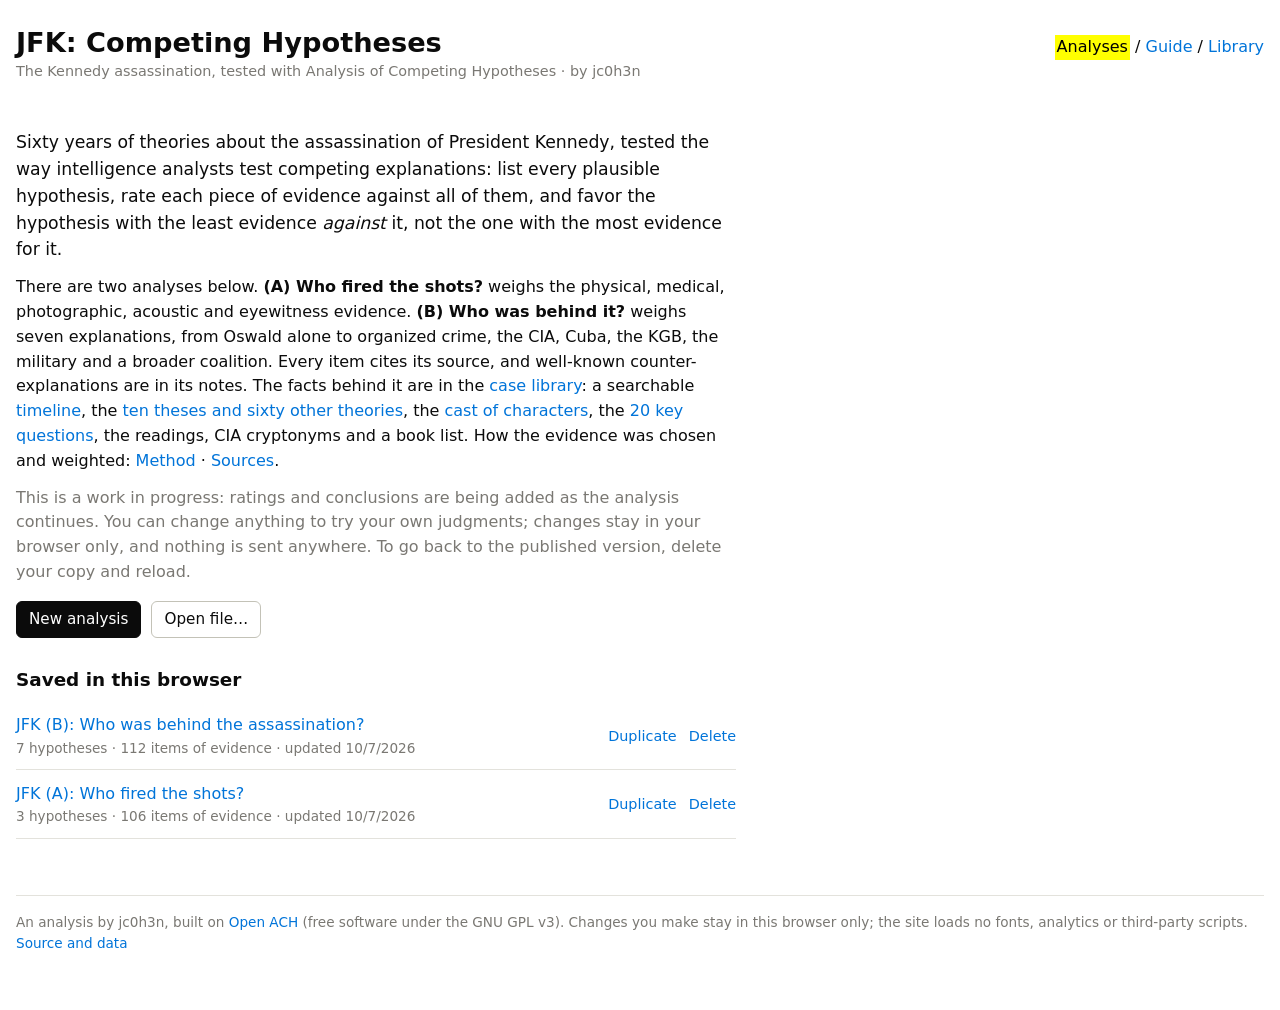
<file: index.html>
<!doctype html>
<html lang="en">
<head>
<meta charset="utf-8">
<meta name="viewport" content="width=device-width, initial-scale=1">
<title>JFK: Competing Hypotheses</title>
<meta name="description" content="An Analysis of Competing Hypotheses on the assassination of President John F. Kennedy: who fired the shots, and who, if anyone, was behind it, with every piece of evidence sourced. By jc0h3n, built on Open ACH.">
<link rel="stylesheet" href="style.css">
</head>
<body>
<div class="wrap">
  <header>
    <div>
      <h1><button class="link home" data-view="analyses">JFK: Competing Hypotheses</button></h1>
      <p class="tagline">The Kennedy assassination, tested with Analysis of Competing Hypotheses · by jc0h3n</p>
    </div>
    <nav id="nav" aria-label="Views"></nav>
  </header>
  <p class="status" id="status" role="status" aria-live="polite"></p>

  <main>
    <!-- Analyses -->
    <section id="view-analyses" class="view col">
      <p class="lede">Sixty years of theories about the assassination of President Kennedy, tested the way intelligence analysts test competing explanations: list every plausible hypothesis, rate each piece of evidence against all of them, and favor the hypothesis with the least evidence <i>against</i> it, not the one with the most evidence for it.</p>
      <p>There are two analyses below. <b>(A) Who fired the shots?</b> weighs the physical, medical, photographic, acoustic and eyewitness evidence. <b>(B) Who was behind it?</b> weighs seven explanations, from Oswald alone to organized crime, the CIA, Cuba, the KGB, the military and a broader coalition. Every item cites its source, and well-known counter-explanations are in its notes. The facts behind it are in the <a href="library.html">case library</a>: a searchable <a href="library.html#timeline">timeline</a>, the <a href="library.html#theories">ten theses and sixty other theories</a>, the <a href="library.html#people">cast of characters</a>, the <a href="library.html#questions">20 key questions</a>, the readings, CIA cryptonyms and a book list. How the evidence was chosen and weighted: <a href="https://github.com/jc0h3n/jfk-hypotheses/blob/main/METHOD.md">Method</a> · <a href="https://github.com/jc0h3n/jfk-hypotheses/blob/main/SOURCES.md">Sources</a>.</p>
      <p class="muted">This is a work in progress: ratings and conclusions are being added as the analysis continues. You can change anything to try your own judgments; changes stay in your browser only, and nothing is sent anywhere. To go back to the published version, delete your copy and reload.</p>
      <div class="actions">
        <button class="btn primary" id="new">New analysis</button>
        <label class="btn" for="open-file">Open file…</label>
        <input type="file" id="open-file" accept=".json,application/json" hidden>
        <button class="btn" id="example" hidden>Load the worked example</button>
      </div>
      <p class="error" id="open-error" hidden></p>
      <h2>Saved in this browser</h2>
      <ul class="saved" id="saved"></ul>
    </section>

    <!-- Matrix -->
    <section id="view-matrix" class="view" hidden>
      <div class="col">
        <label class="sr" for="a-title">Title</label>
        <input id="a-title" class="title-input" placeholder="Name this analysis">
        <label class="field">Key question <textarea id="a-question" rows="2" placeholder="What are you trying to explain or predict?"></textarea></label>
        <label class="field narrow">Analyst <input id="a-analyst" placeholder="Optional"></label>
      </div>
      <details class="checks col" id="checks" open><summary>Next steps</summary><ol id="checks-list"></ol></details>

      <div class="workspace">
        <div class="matrix-col">
          <div class="adders">
            <form id="add-h" class="adder"><label for="h-text">Add a hypothesis</label><div class="row"><input id="h-text" placeholder="e.g. The outage was caused by equipment failure"><button class="btn">Add</button></div></form>
            <form id="add-e" class="adder"><label for="e-text">Add evidence <span class="muted">(one item per line)</span></label><div class="row"><textarea id="e-text" rows="2" placeholder="e.g. Logs show no unusual logins in the 30 days before"></textarea><button class="btn">Add</button></div></form>
          </div>
          <div class="matrix-tools">
            <span class="muted">Order evidence:</span>
            <button class="link" data-order="entered">as entered</button> /
            <button class="link" data-order="diag">most diagnostic first</button>
            <span class="legend" id="legend"></span>
          </div>
          <div class="matrix-wrap" id="matrix"></div>
        </div>
        <aside class="results" id="results" aria-label="Results"></aside>
      </div>
    </section>

    <!-- Report -->
    <section id="view-report" class="view" hidden>
      <div class="col">
        <h2>Conclusion</h2>
        <p class="muted">Say how likely each hypothesis is relative to the others, and why the less likely ones were rejected.</p>
        <textarea id="a-conclusion" rows="6"></textarea>
        <h2>Milestones</h2>
        <p class="muted">Future events or findings that would show your conclusion is wrong, or that events are taking a different course.</p>
        <form id="add-m" class="row"><input id="m-text" aria-label="New milestone" placeholder="e.g. Lab analysis finds external surge damage"><button class="btn">Add</button></form>
        <ul class="milestones" id="milestones"></ul>
        <h2>Export</h2>
        <div class="actions">
          <button class="btn primary" data-export="md">Report (Markdown)</button>
          <button class="btn" data-export="csv">Matrix (CSV)</button>
          <button class="btn" data-export="json">Analysis file (JSON)</button>
        </div>
        <h2>Preview</h2>
      </div>
      <article class="report" id="report"></article>
    </section>

    <!-- Guide -->
    <section id="view-guide" class="view col" hidden>
      <h2>How ACH works</h2>
      <p>Analysis of Competing Hypotheses was developed by Richards J. Heuer Jr. at the CIA in the 1970s to counter a common trap: settling on the first plausible explanation and then noticing mostly the evidence that fits it. ACH makes you consider every reasonable explanation at once, and judge them by the evidence <i>against</i> each one.</p>
      <ol class="steps">
        <li><b>Hypotheses.</b> List every plausible explanation, including ones you think are unlikely and ones involving deception. A group brainstorm works well here.</li>
        <li><b>Evidence.</b> List the evidence and arguments that bear on the question. Include your assumptions, and the absence of things you'd expect to see.</li>
        <li><b>Matrix.</b> Rate each item against every hypothesis by working across a row, not down a column. Ask: if this hypothesis were true, how likely is it I'd see this?</li>
        <li><b>Refine.</b> Reword or combine hypotheses as you learn more. Set aside evidence that's consistent with everything, because it doesn't help you choose.</li>
        <li><b>Tentative conclusions.</b> Look for the hypothesis with the <i>least</i> evidence against it. Try to disprove hypotheses rather than prove them.</li>
        <li><b>Sensitivity.</b> Ask which few items your conclusion depends on. What if they're wrong, misread, or planted? Check their sources.</li>
        <li><b>Report.</b> Discuss the relative likelihood of every hypothesis, not just the winner, so readers see what was considered and rejected.</li>
        <li><b>Milestones.</b> Note what you'd expect to see if your conclusion is wrong, and watch for it.</li>
      </ol>
      <h2>Ratings</h2>
      <dl class="defs" id="rating-defs"></dl>
      <h2>How the scores work</h2>
      <p><b>Weighted inconsistency.</b> Each Inconsistent rating counts 1 point against a hypothesis and each Very inconsistent rating counts 2. Each point is multiplied by the evidence's credibility and relevance (Low 0.5, Medium 1, High 1.5), so a highly credible, highly relevant item that's very inconsistent counts 4.5. Lower is better. Consistent ratings don't add points, because evidence that fits several hypotheses doesn't help you choose between them.</p>
      <p><b>Diagnosticity</b> measures how much an item's ratings differ across hypotheses. Ratings are scored from Very consistent (+2) to Very inconsistent (−2); the spread between the highest and lowest is 0 for "not diagnostic" and 3 or more for "high."</p>
      <p><b>Sensitivity</b> removes each item of evidence in turn and checks whether a different hypothesis would lead. Items that change the leader are flagged as critical.</p>
      <p>The scores are an aid to judgment, not a verdict. Heuer's advice was to use the matrix to see your reasoning clearly, then decide for yourself.</p>
      <h2>Credits</h2>
      <p>The method comes from Richards J. Heuer Jr., <a href="https://www.cia.gov/resources/csi/books-monographs/psychology-of-intelligence-analysis-2/">Psychology of Intelligence Analysis</a> (CIA Center for the Study of Intelligence, 1999), chapter 8. This app is a new implementation inspired by the open-source collaborative ACH by Matthew Burton and Joshua Knowles (<a href="https://github.com/Burton/Analysis-of-Competing-Hypotheses">Burton/Analysis-of-Competing-Hypotheses</a>, 2010). Like that project, it's free software under the GNU GPL v3.</p>
    </section>
  </main>

  <footer class="site">An analysis by jc0h3n, built on <a href="https://jc0h3n.github.io/open-ach/">Open ACH</a> (free software under the GNU GPL v3). Changes you make stay in this browser only; the site loads no fonts, analytics or third-party scripts. <a href="https://github.com/jc0h3n/jfk-hypotheses">Source and data</a></footer>
</div>
<div class="toast" id="toast" role="status" hidden></div>
<script type="module" src="js/app.js"></script>
</body>
</html>
</file>
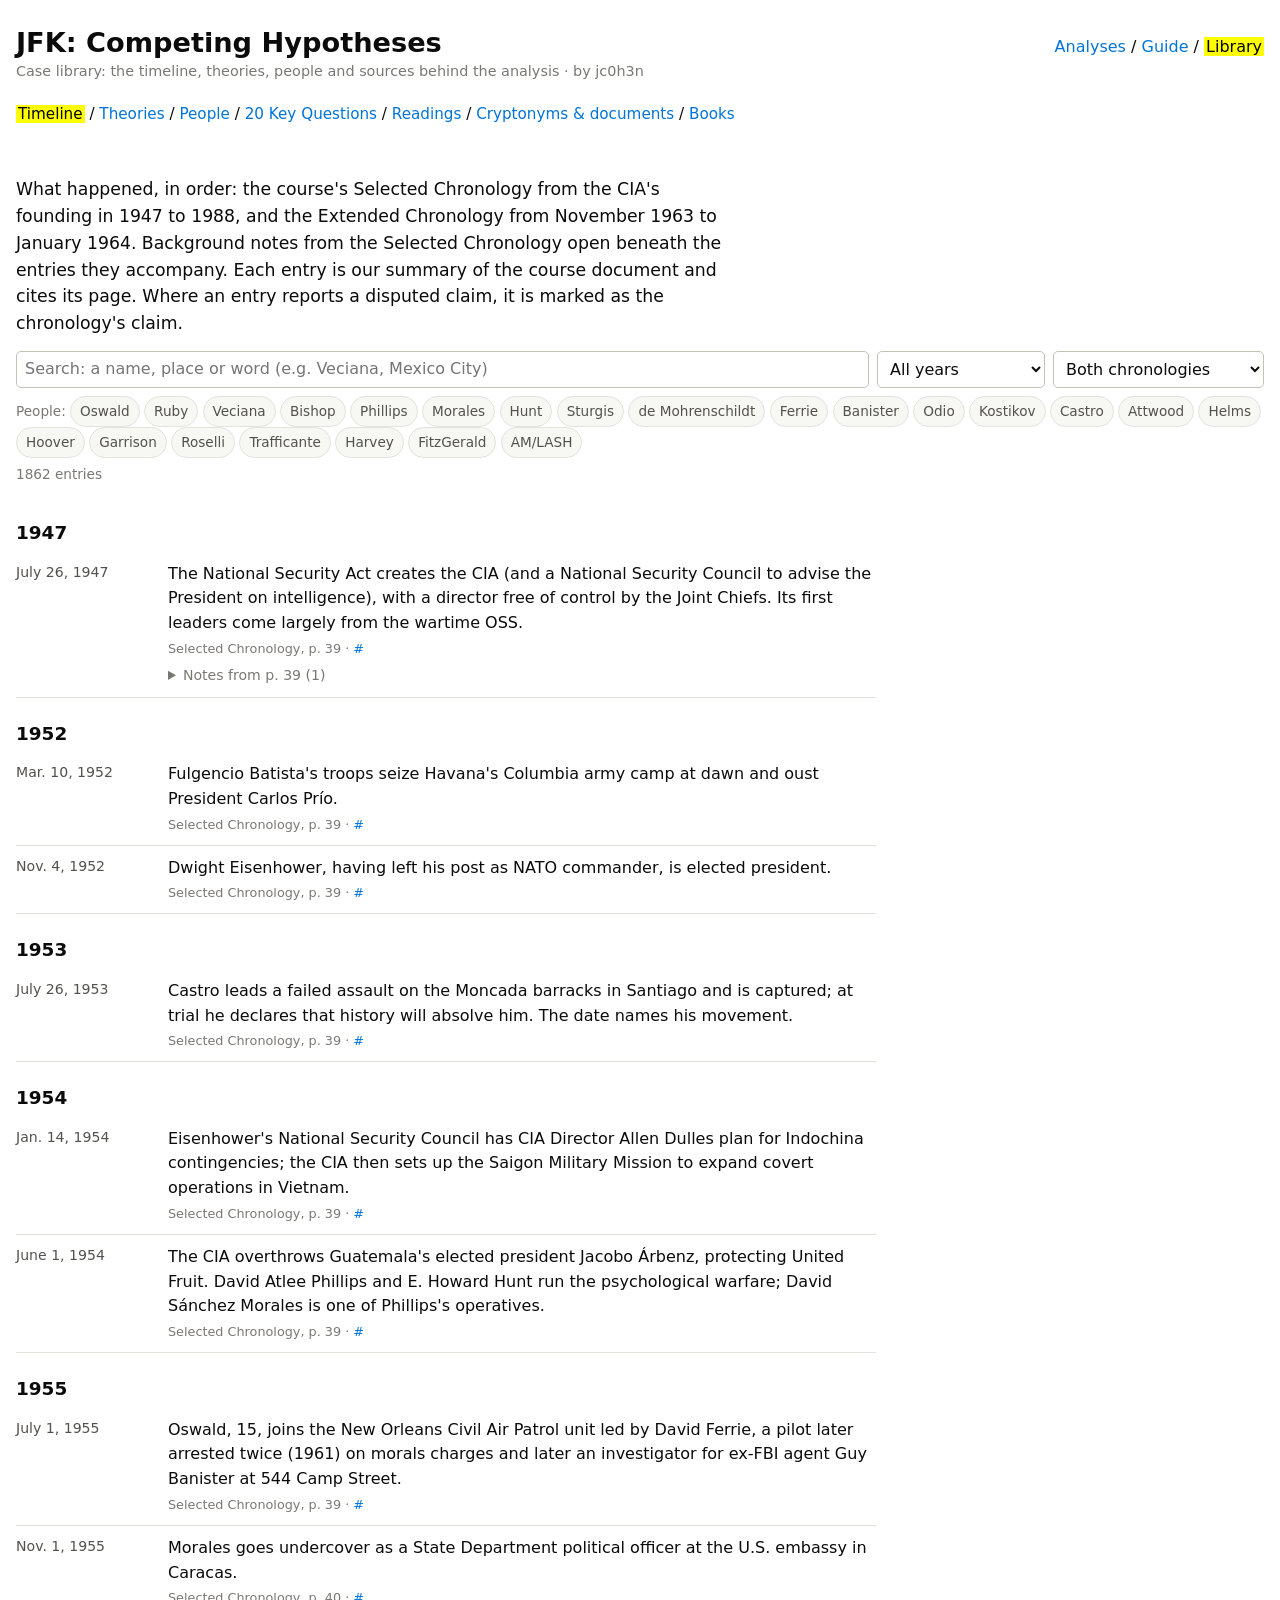
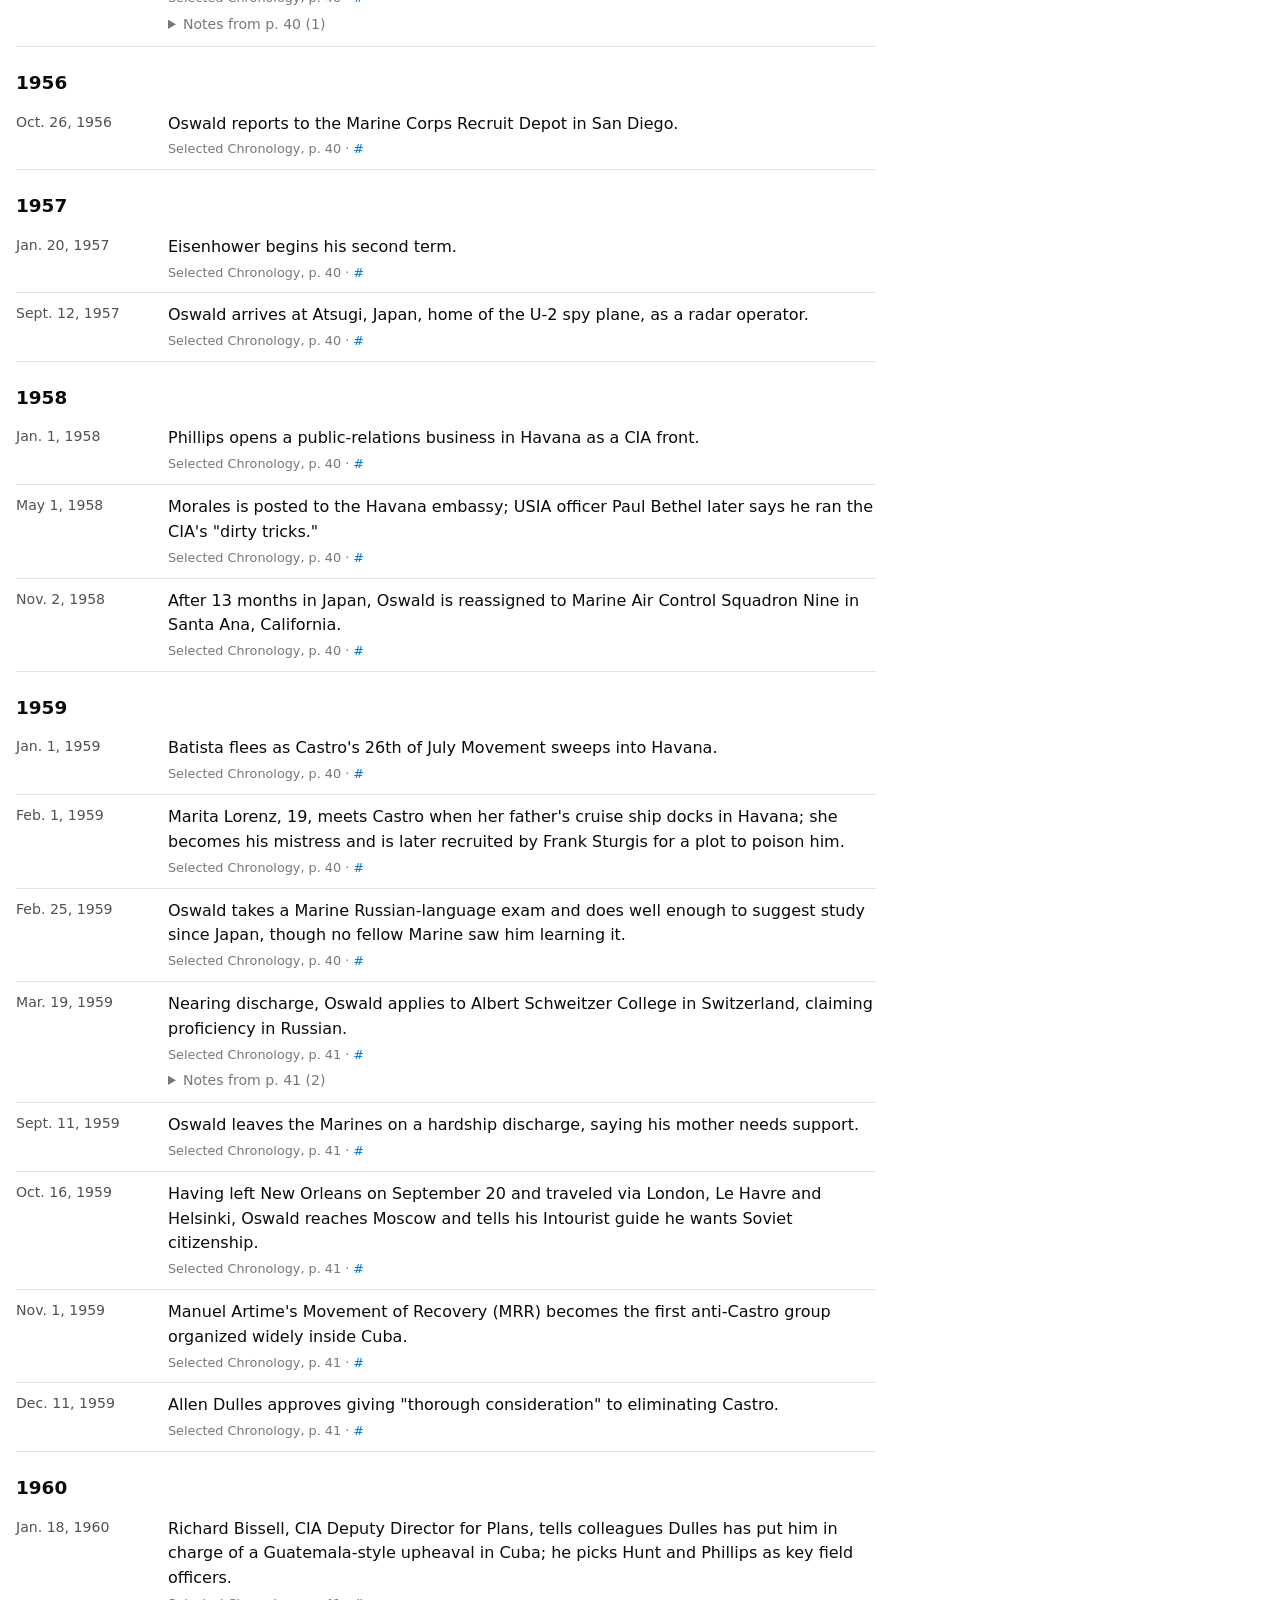
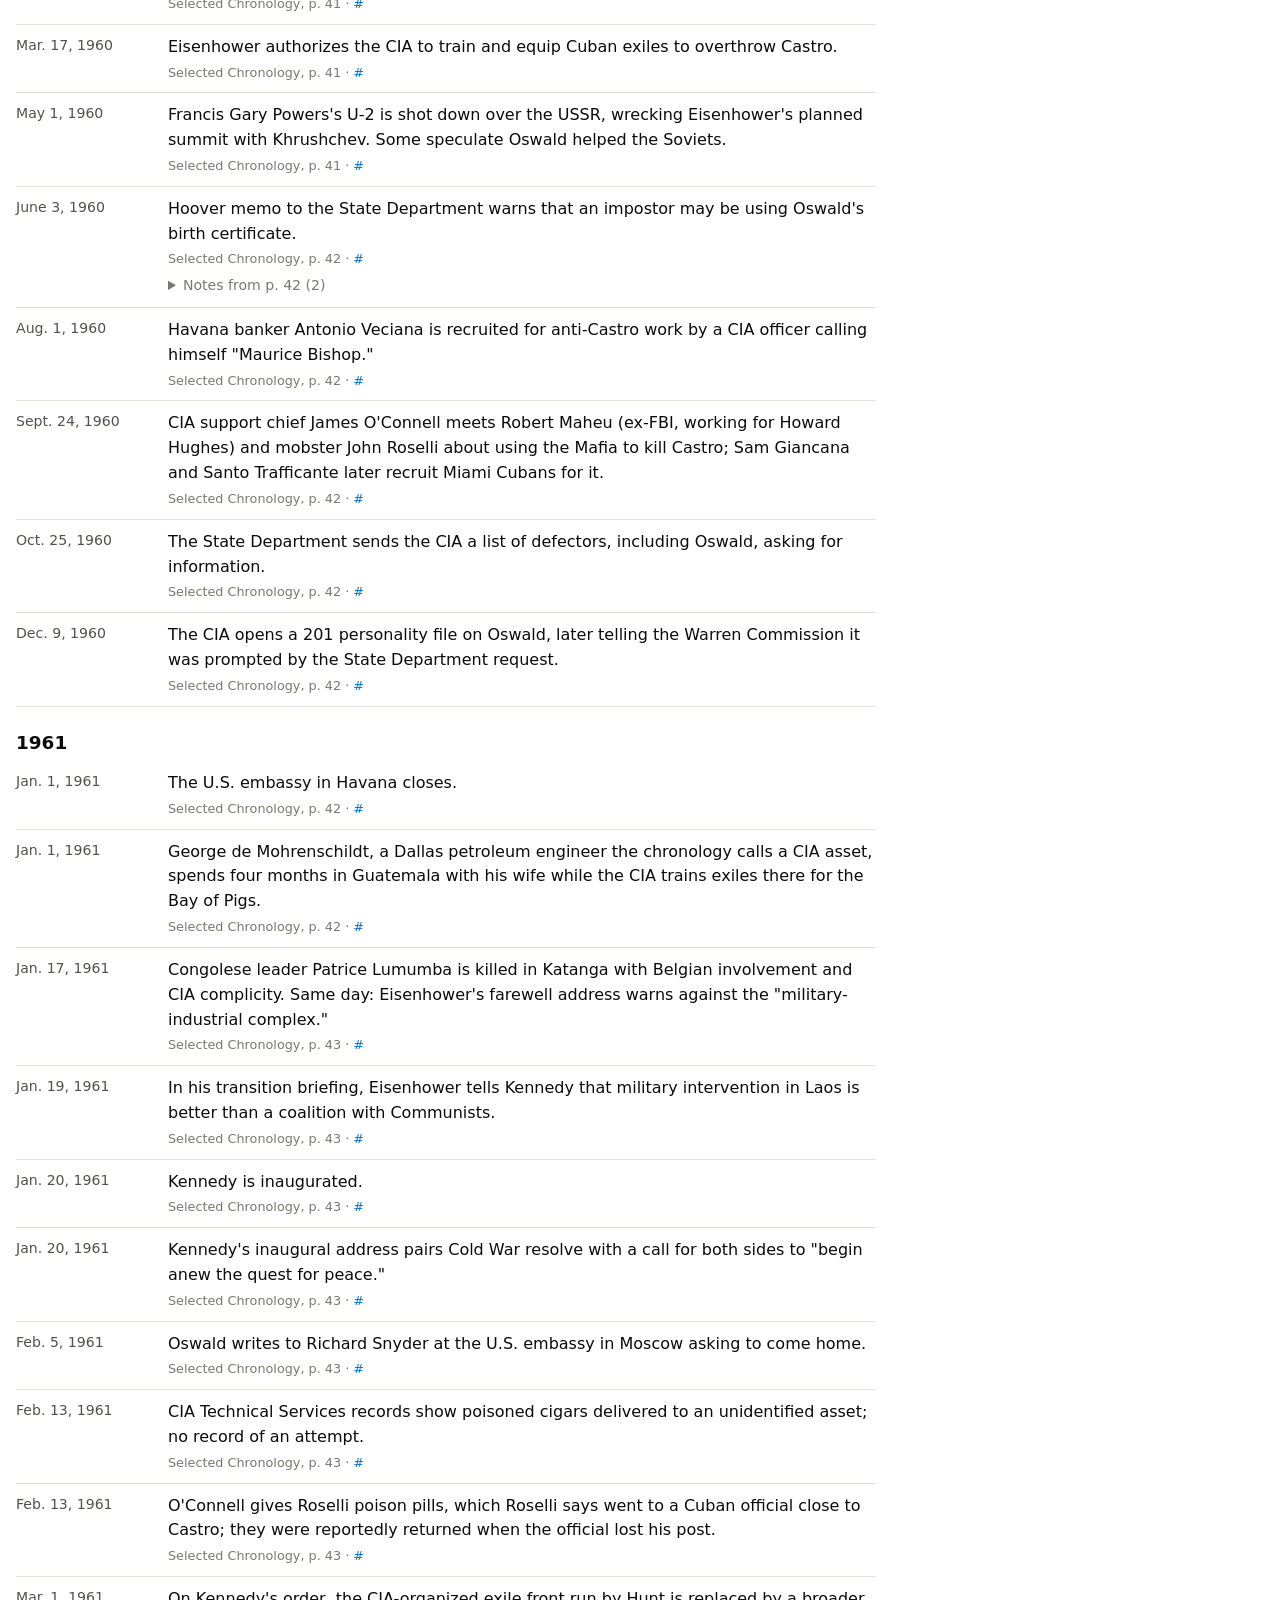
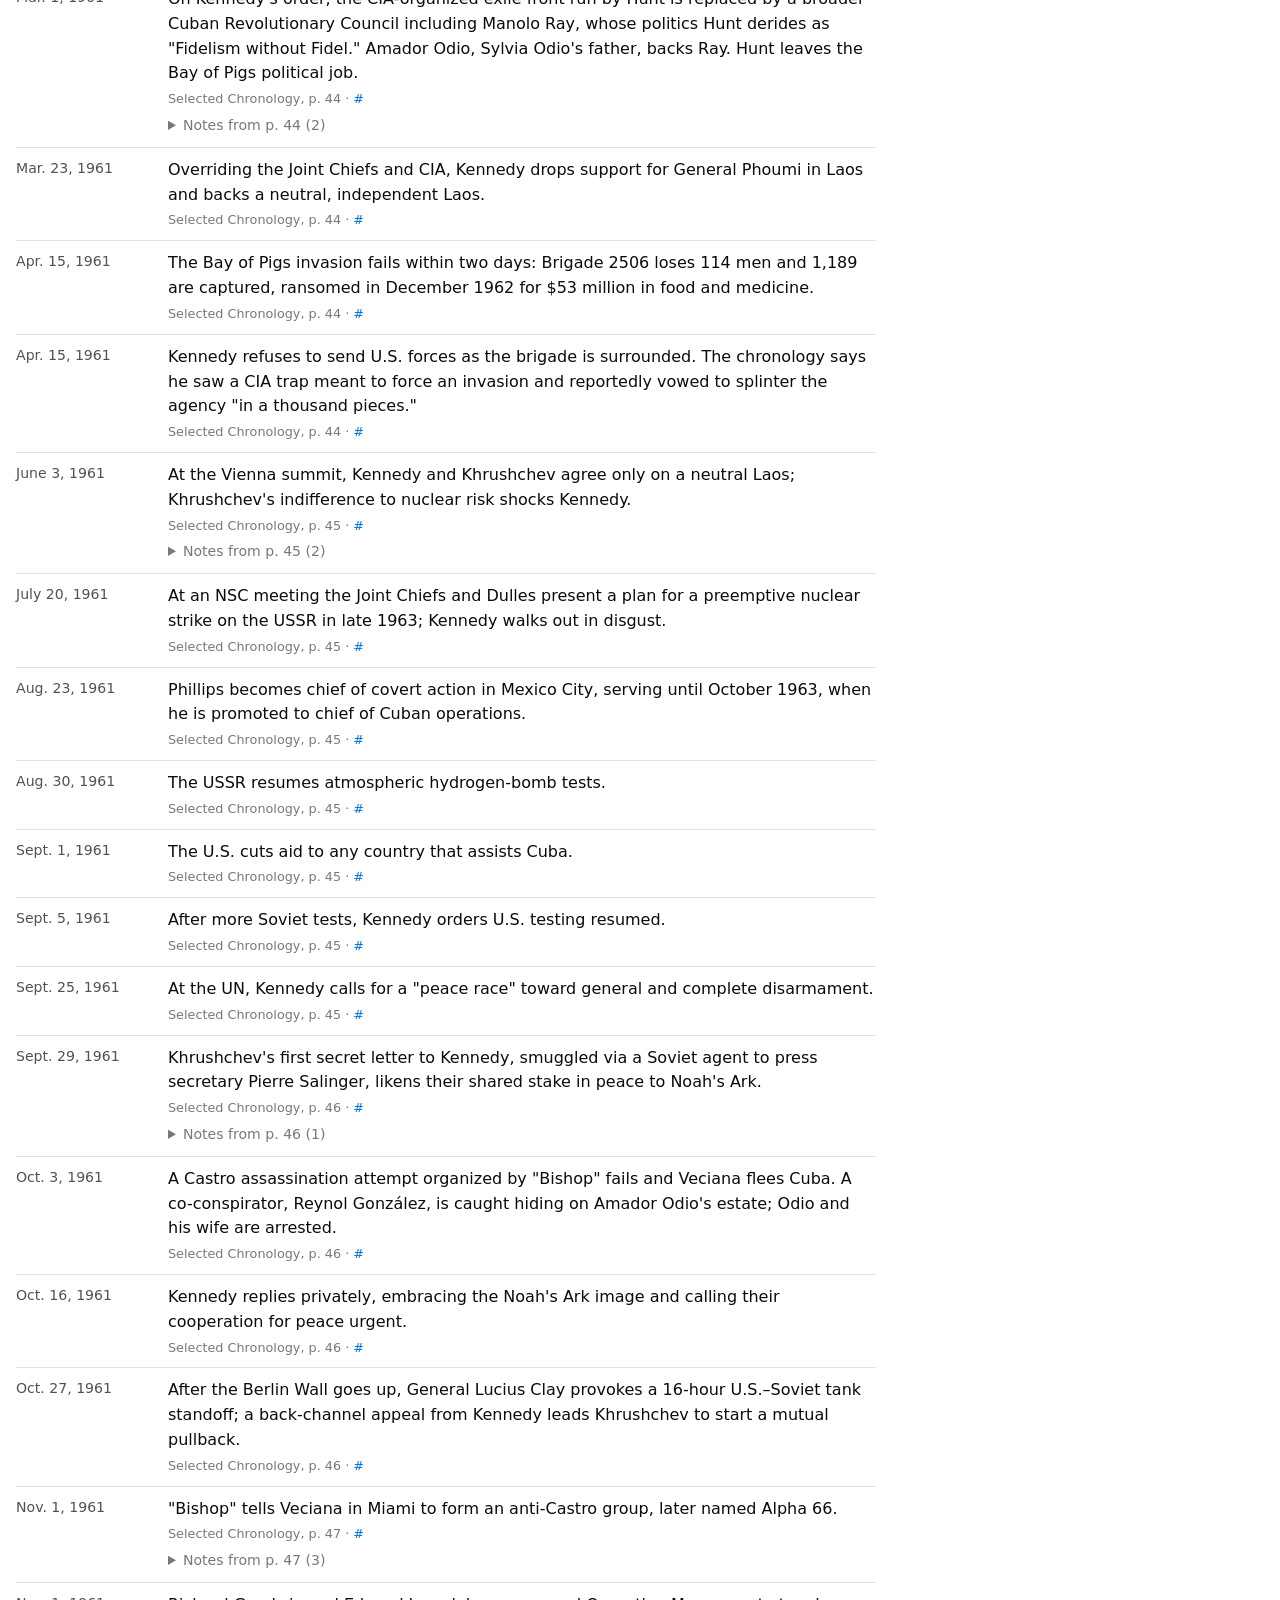
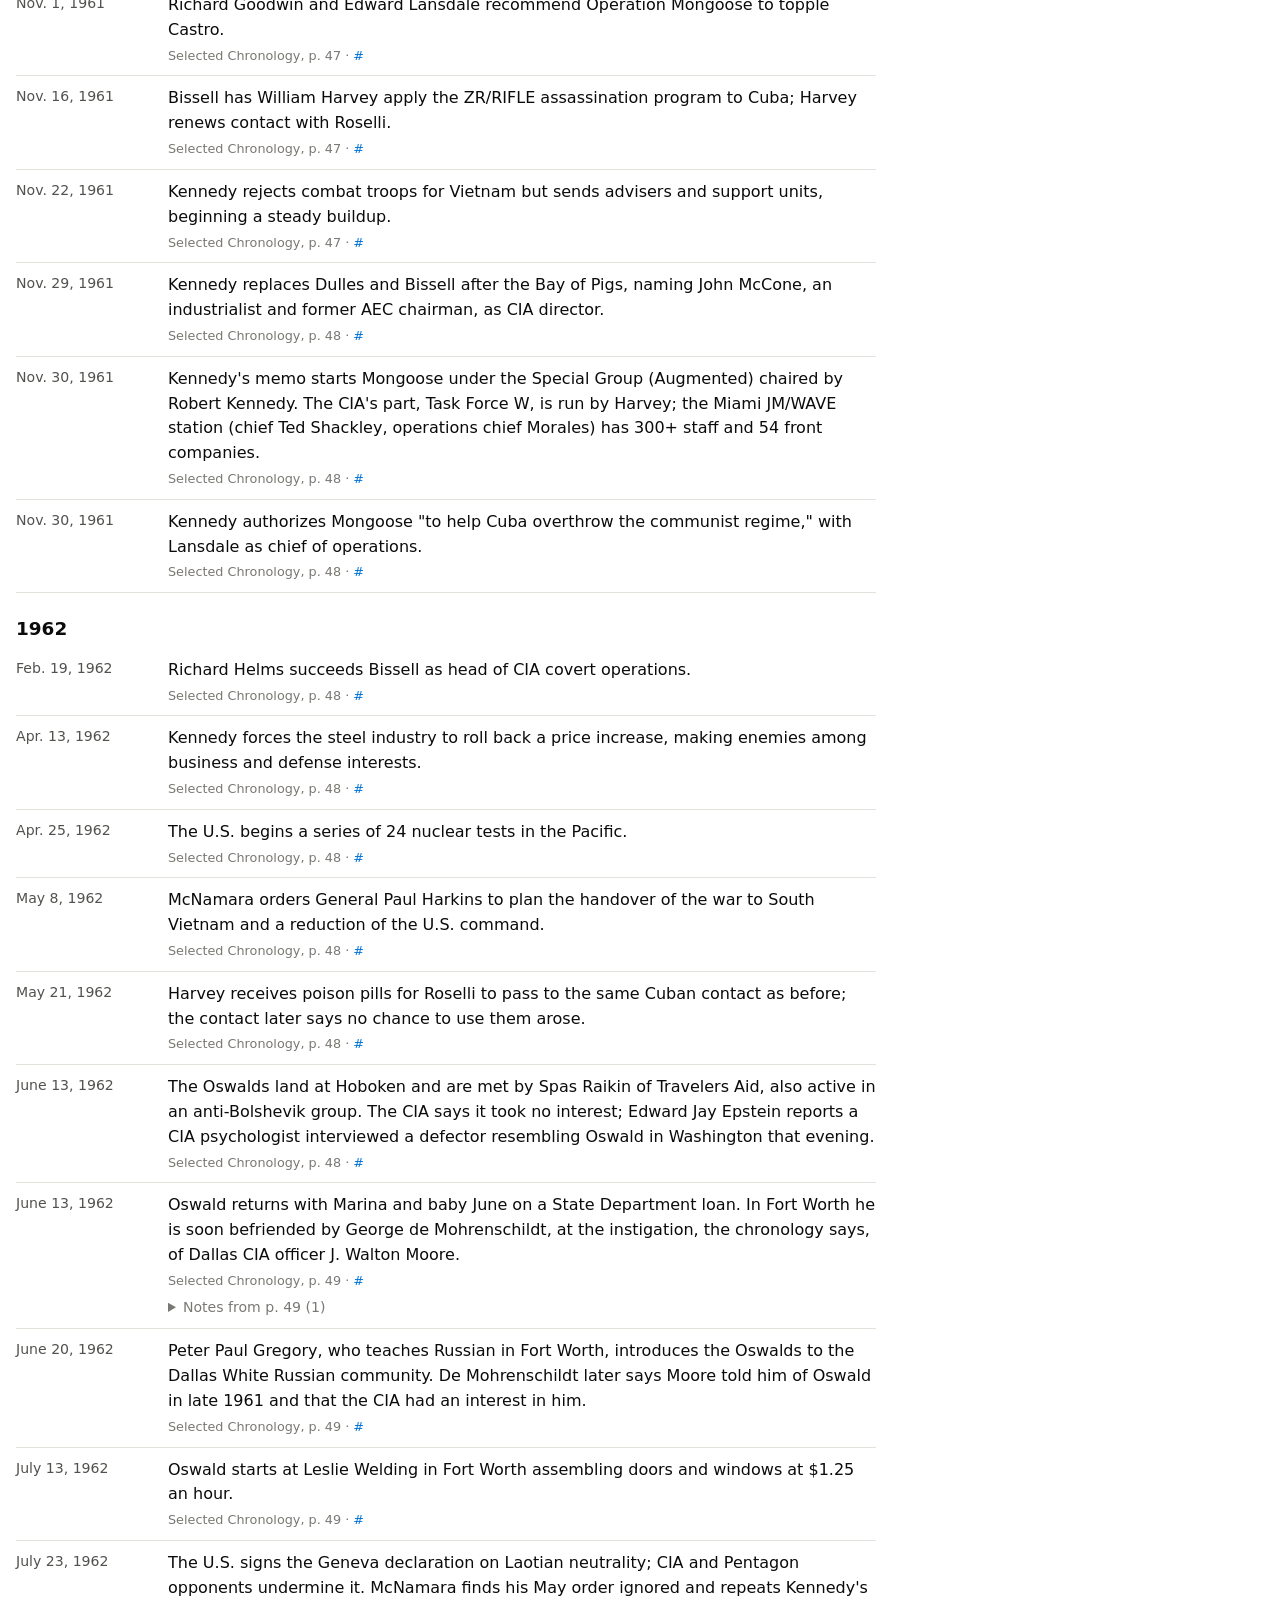
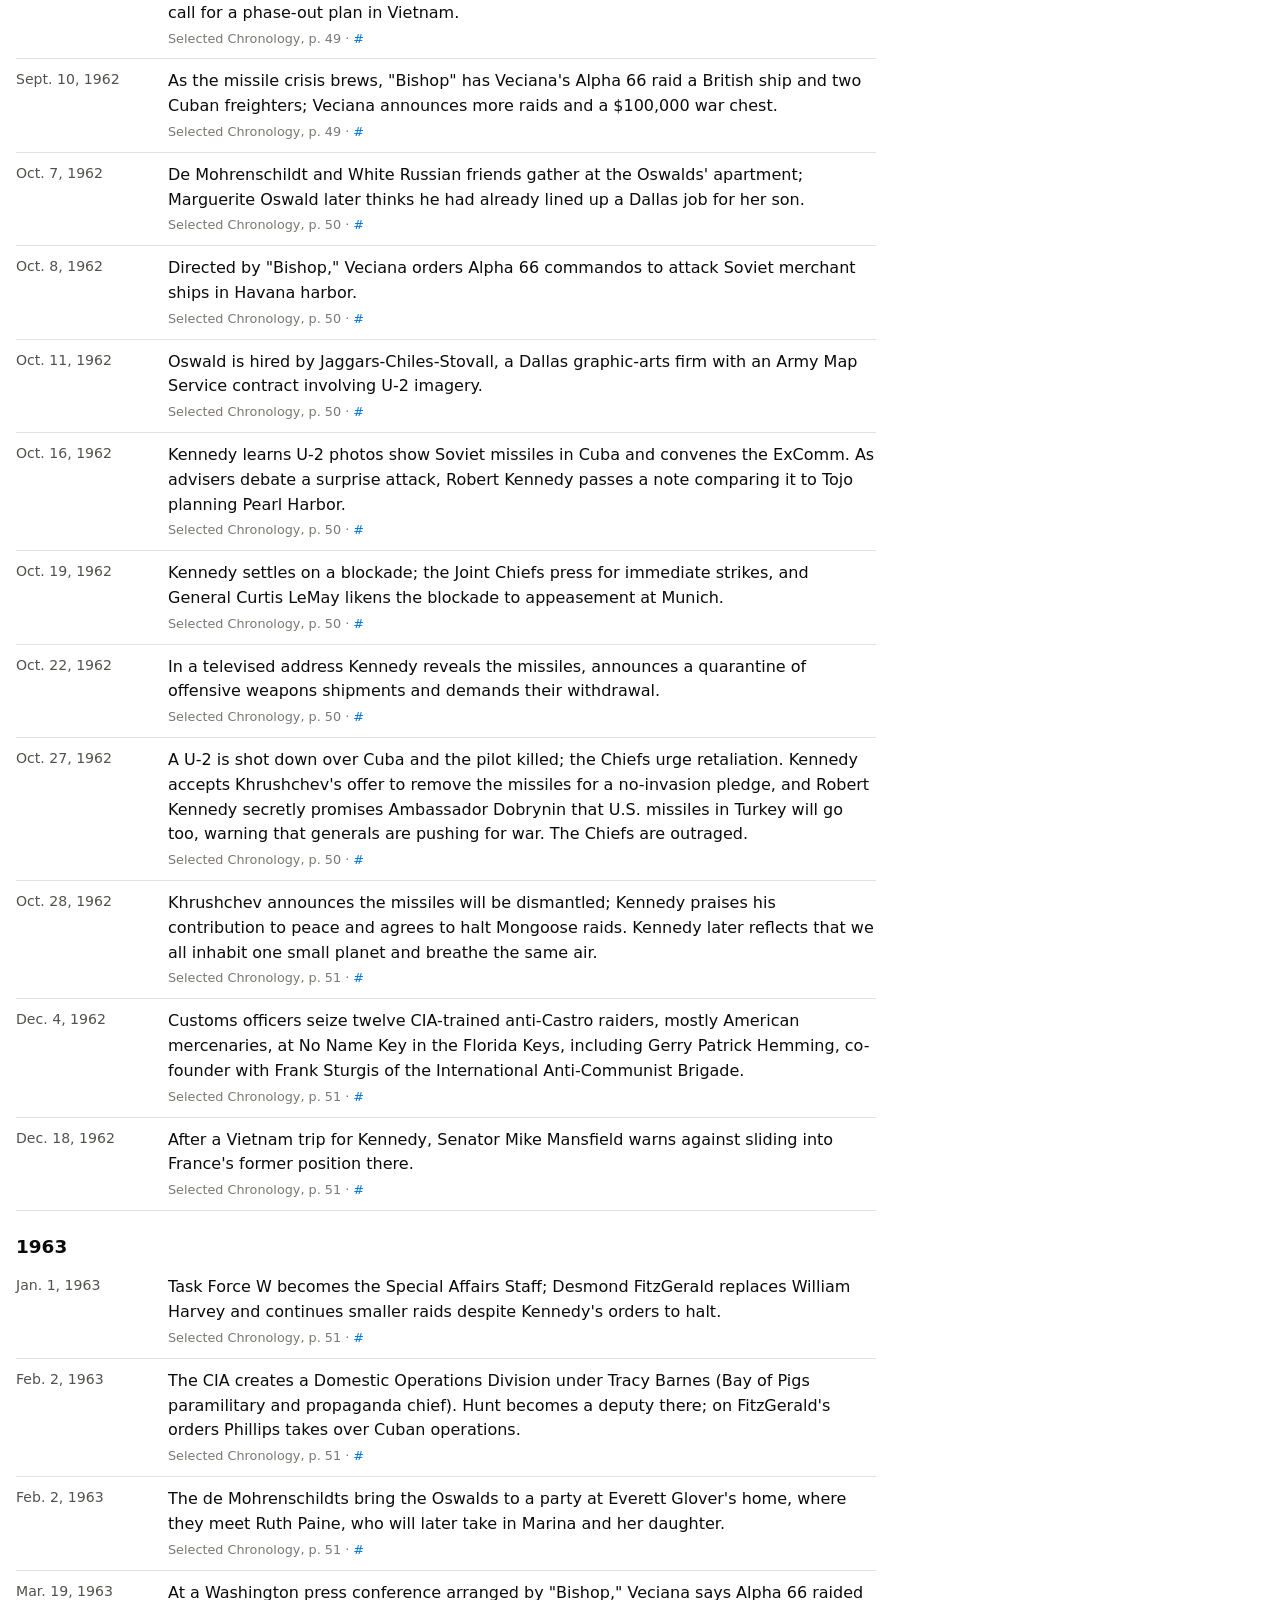
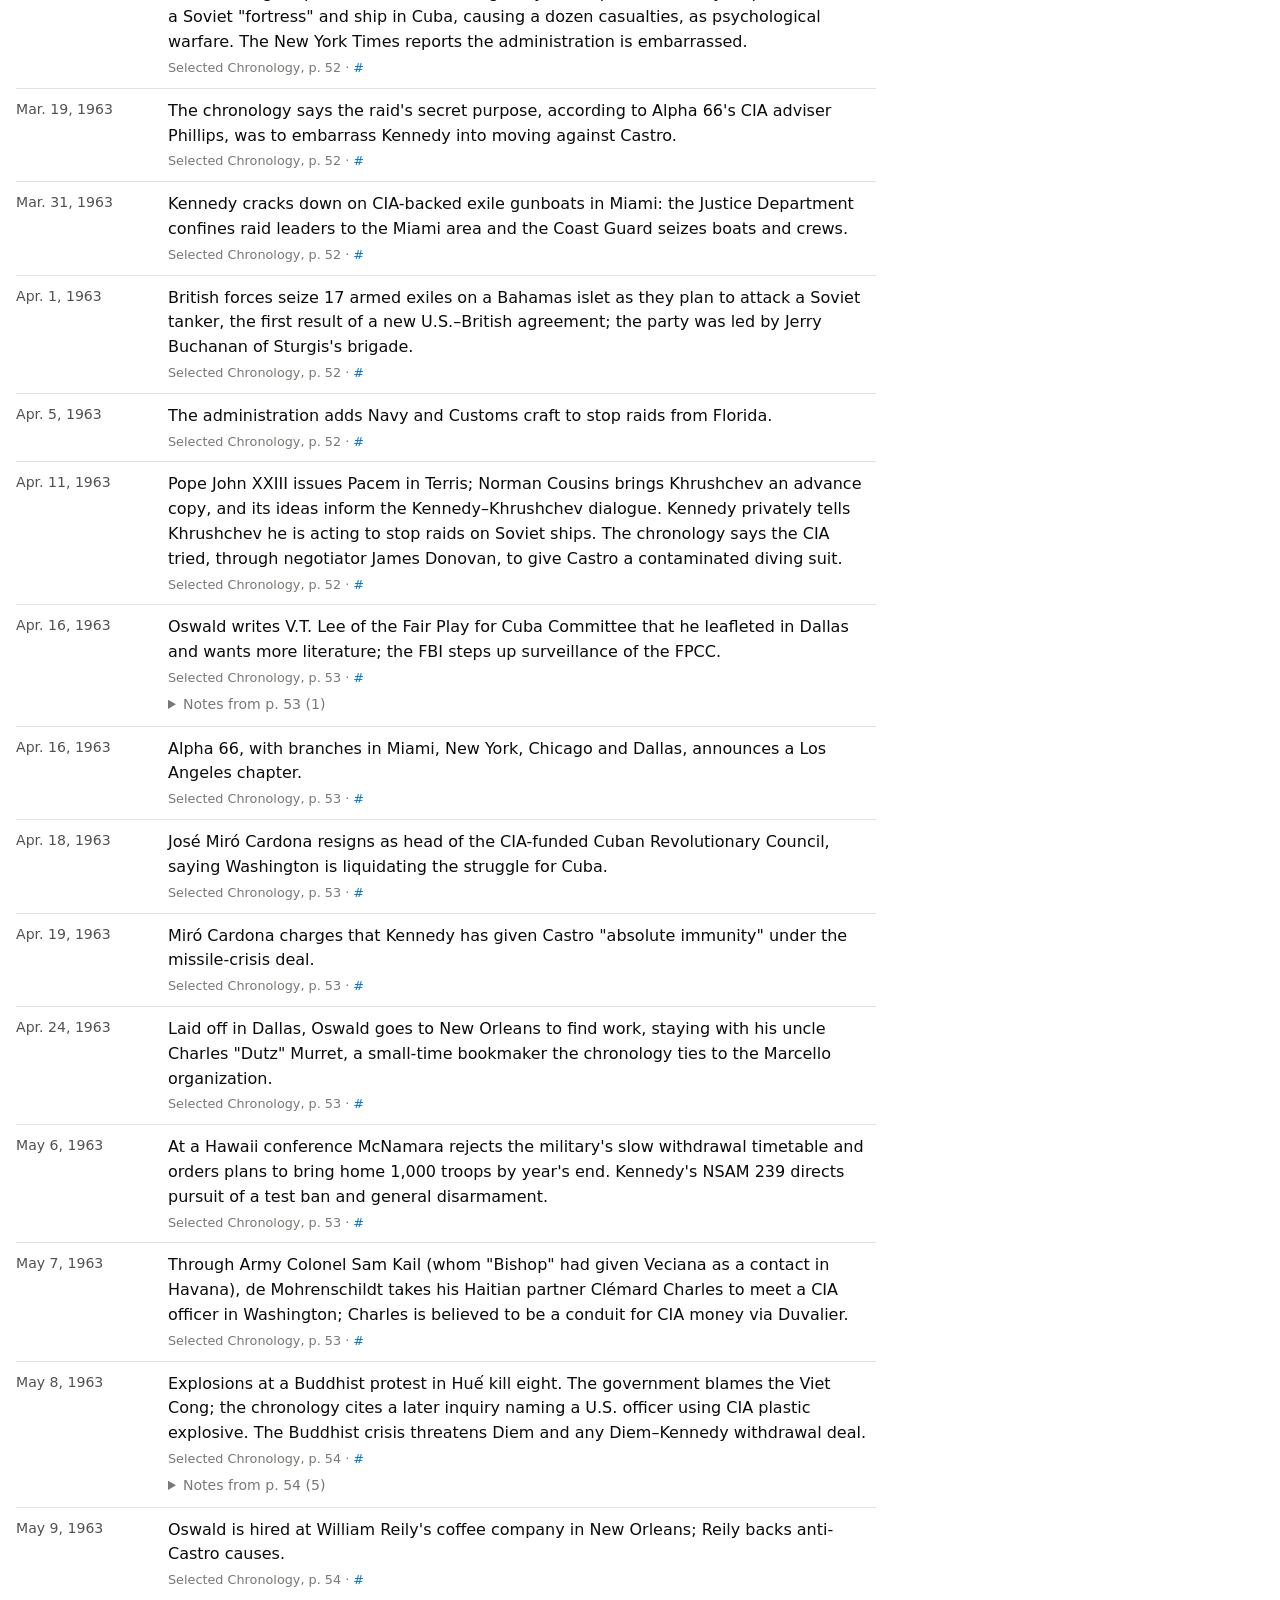
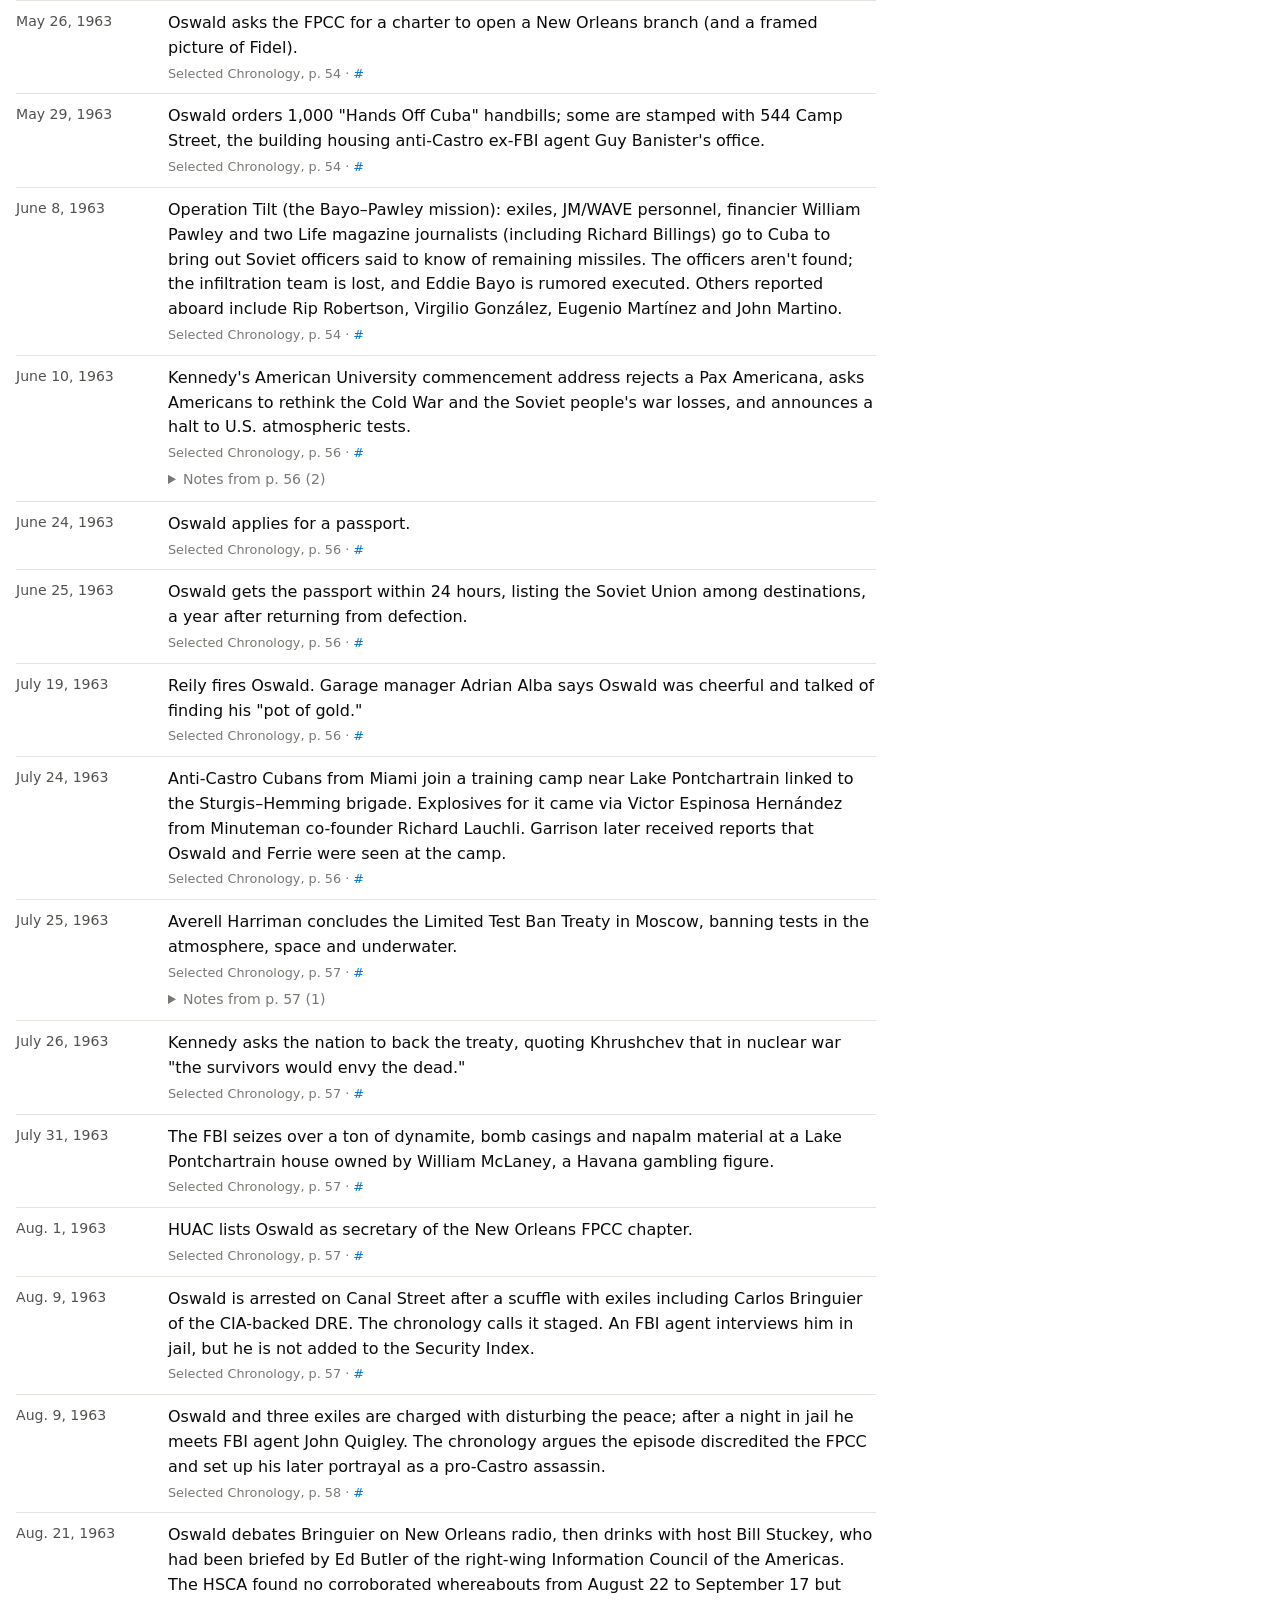
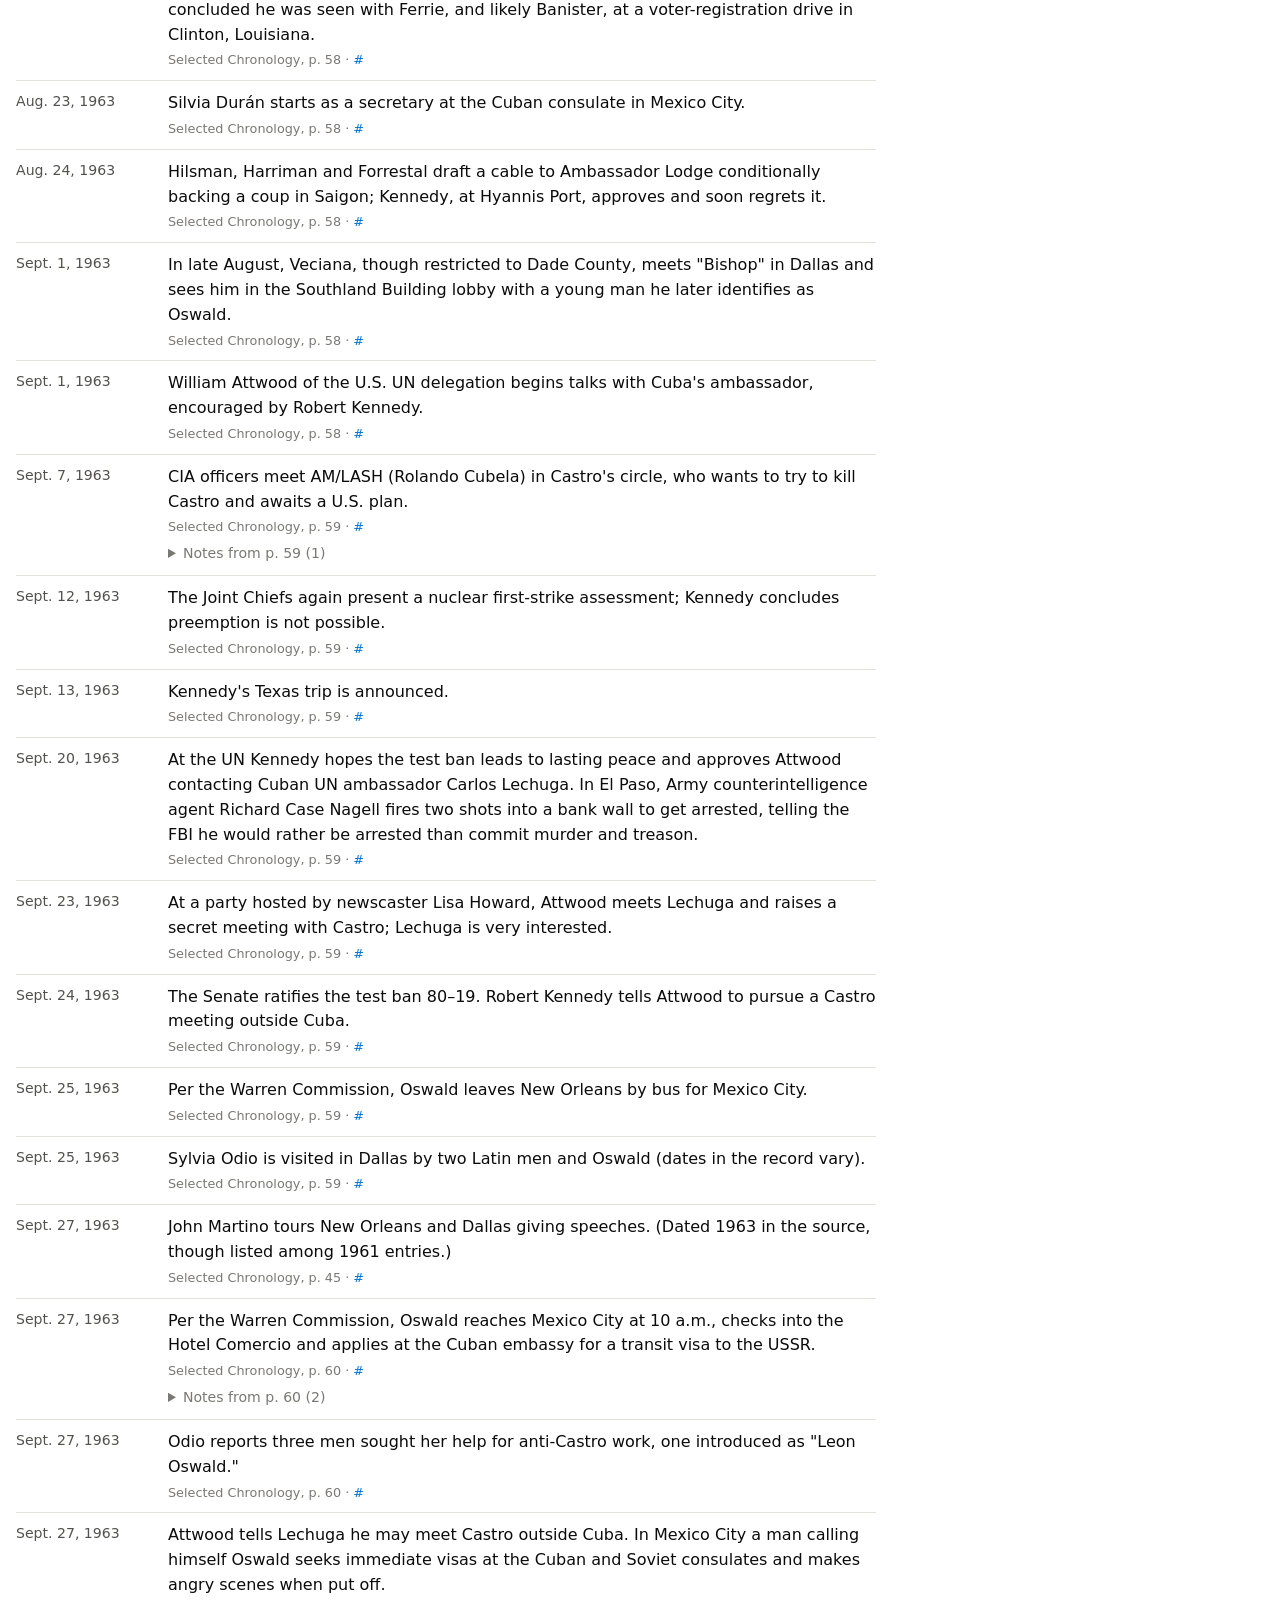
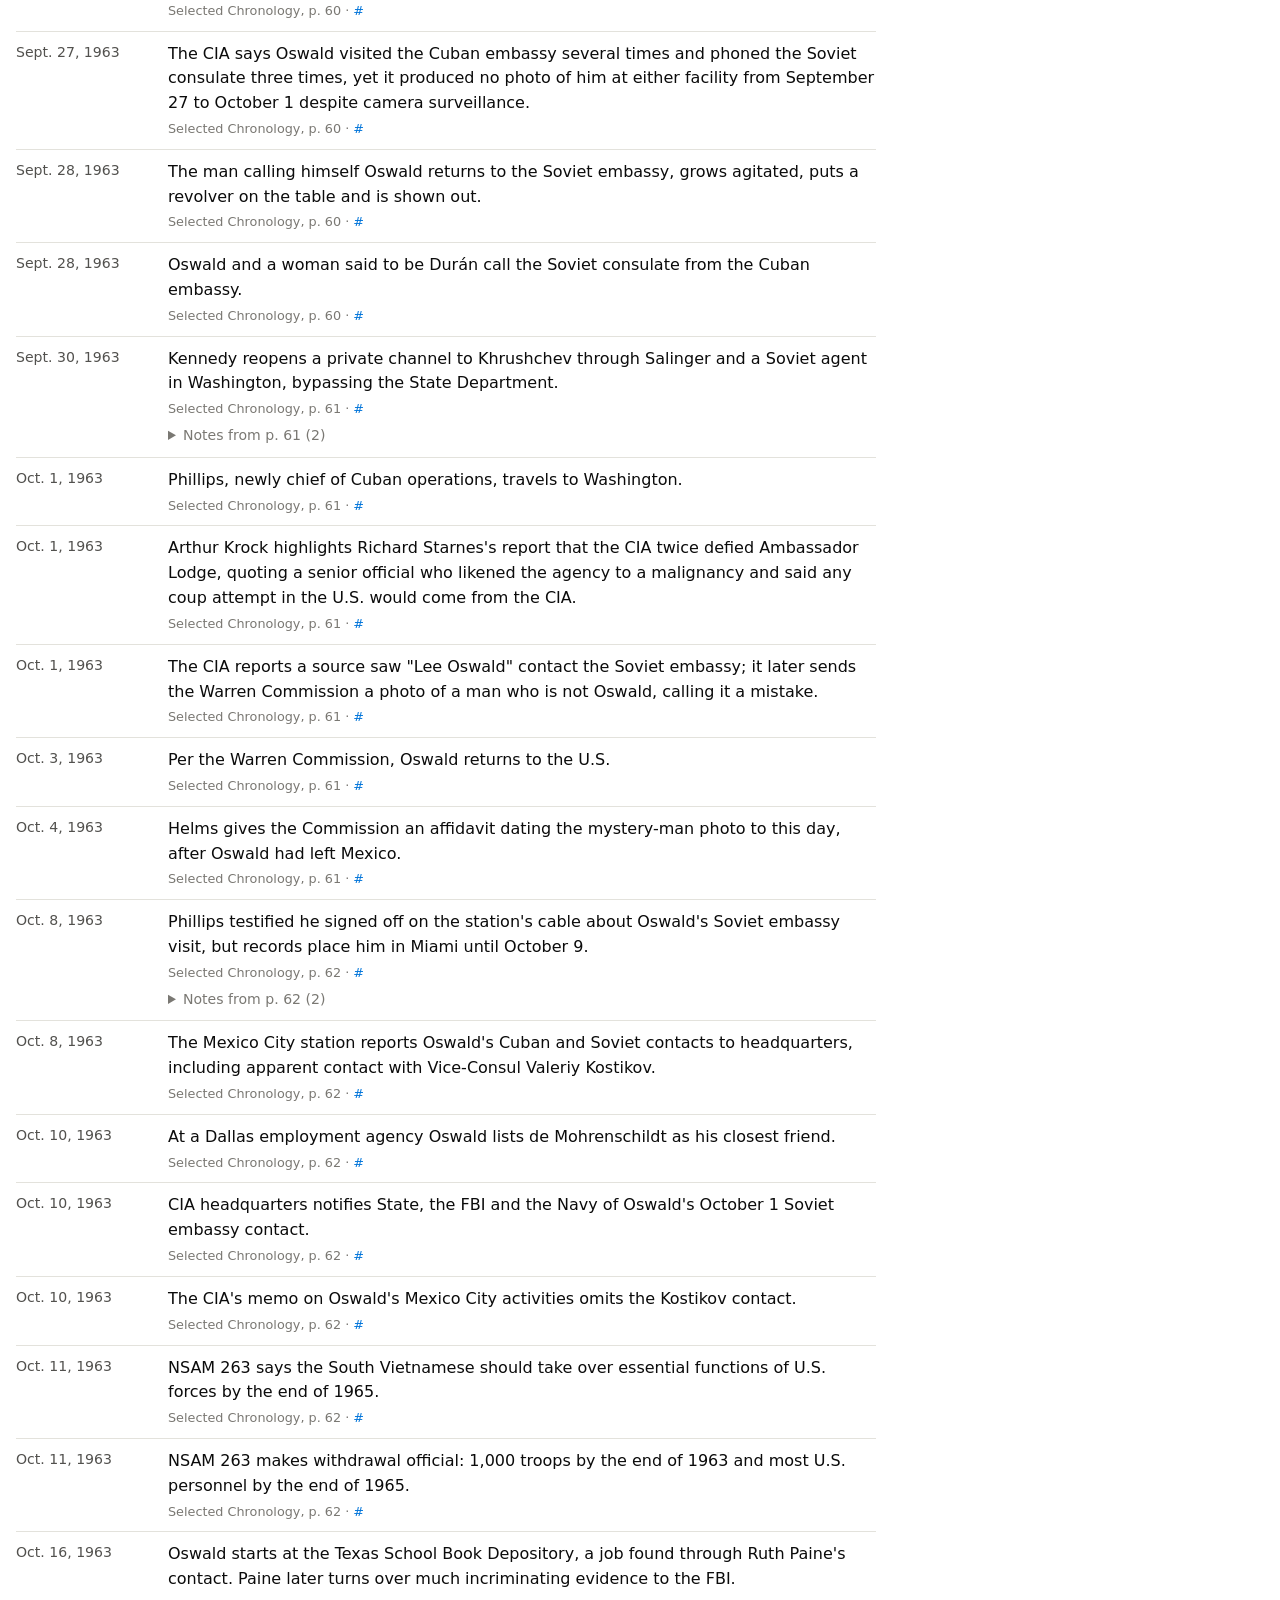
<file: library.html>
<!doctype html>
<html lang="en">
<head>
<meta charset="utf-8">
<meta name="viewport" content="width=device-width, initial-scale=1">
<title>JFK: Case Library</title>
<meta name="description" content="The facts behind the JFK competing-hypotheses analysis: a searchable timeline from 1947 to 1988, the course's ten theses and a 60-theory primer, the cast of characters, the 20 key questions, readings, CIA cryptonyms and a book list. Summaries in our own words with page citations.">
<link rel="stylesheet" href="style.css">
</head>
<body>
<div class="wrap">
  <header>
    <div>
      <h1><a class="home" href="./">JFK: Competing Hypotheses</a></h1>
      <p class="tagline">Case library: the timeline, theories, people and sources behind the analysis · by jc0h3n</p>
    </div>
    <nav aria-label="Site"><a href="./">Analyses</a> / <a href="./#guide">Guide</a> / <span class="on">Library</span></nav>
  </header>

  <nav class="tabs" id="tabs" aria-label="Library sections"></nav>
  <p class="status" id="status" role="status" aria-live="polite">Loading…</p>

  <main>
    <section id="sec-timeline" class="lib" hidden>
      <p class="lede col">What happened, in order: the course's Selected Chronology from the CIA's founding in 1947 to 1988, and the Extended Chronology from November 1963 to January 1964. Background notes from the Selected Chronology open beneath the entries they accompany. Each entry is our summary of the course document and cites its page. Where an entry reports a disputed claim, it is marked as the chronology's claim.</p>
      <div class="filters">
        <label class="sr" for="t-q">Search the timeline</label>
        <input id="t-q" type="search" placeholder="Search: a name, place or word (e.g. Veciana, Mexico City)">
        <label class="sr" for="t-period">Period</label>
        <select id="t-period"></select>
        <label class="sr" for="t-src">Chronology</label>
        <select id="t-src"><option value="">Both chronologies</option><option value="S">Selected Chronology</option><option value="X">Extended Chronology</option></select>
      </div>
      <p class="chips" id="t-people" aria-label="People"></p>
      <p class="muted small" id="t-count"></p>
      <ol class="timeline" id="t-list"></ol>
      <p><button class="btn" id="t-more" hidden>Show more</button></p>
    </section>

    <section id="sec-theories" class="lib" hidden>
      <div class="col" id="th-intro"></div>
      <h2>The ten course theses</h2>
      <ol class="cards" id="th-theses"></ol>
      <h2>Primer: sixty theories</h2>
      <div class="filters"><label class="sr" for="th-q">Search the primer</label><input id="th-q" type="search" placeholder="Search the primer (e.g. knoll, Zapruder, Lane)">
        <label class="sr" for="th-h">Bears on</label><select id="th-h"><option value="">Bearing on any hypothesis</option></select></div>
      <p class="muted small" id="th-count"></p>
      <ol class="cards" id="th-primer"></ol>
    </section>

    <section id="sec-people" class="lib" hidden>
      <div class="col" id="p-intro"></div>
      <div class="filters"><label class="sr" for="p-q">Search people</label><input id="p-q" type="search" placeholder="Search people"></div>
      <div id="p-list"></div>
    </section>

    <section id="sec-questions" class="lib" hidden>
      <div class="col" id="q-intro"></div>
      <ol class="questions col" id="q-list"></ol>
    </section>

    <section id="sec-readings" class="lib" hidden>
      <div class="col" id="r-intro"></div>
      <div id="r-list"></div>
    </section>

    <section id="sec-glossary" class="lib" hidden>
      <div class="col" id="g-intro"></div>
      <div class="filters"><label class="sr" for="g-q">Search cryptonyms</label><input id="g-q" type="search" placeholder="Search cryptonyms and names"></div>
      <h2>Cryptonyms</h2>
      <table class="gloss"><thead><tr><th scope="col">Code</th><th scope="col">Meaning</th></tr></thead><tbody id="g-codes"></tbody></table>
      <h2>Aliases</h2>
      <table class="gloss"><thead><tr><th scope="col">Name</th><th scope="col">Alias</th></tr></thead><tbody id="g-aliases"></tbody></table>
      <h2>The paper trail on Oswald, October–December 1963</h2>
      <div class="col" id="g-docs-intro"></div>
      <table class="gloss"><thead><tr><th scope="col">Date</th><th scope="col">From → to</th><th scope="col">What it says</th></tr></thead><tbody id="g-docs"></tbody></table>
    </section>

    <section id="sec-books" class="lib" hidden>
      <div class="col" id="b-intro"></div>
      <div class="filters"><label class="sr" for="b-q">Search books</label><input id="b-q" type="search" placeholder="Search books by author, title or year"></div>
      <p class="muted small" id="b-count"></p>
      <ul class="books" id="b-list"></ul>
    </section>
  </main>

  <footer class="site">Summaries by jc0h3n of course materials (Cowell 103, <i>The Alternative Theories of the Assassination of President John F. Kennedy</i>) and the assigned readings; the originals belong to their authors. Page numbers refer to the course PDFs. The site loads no fonts, analytics or third-party scripts. <a href="https://github.com/jc0h3n/jfk-hypotheses">Source and data</a></footer>
</div>
<script type="module" src="js/library.js"></script>
</body>
</html>
</file>
<file: style.css>
/* Layout: plain-text header with slash nav; workspace = wide matrix + results column; report and guide as reading columns */
:root {
  --bg: #ffffff;
  --ink: #0b0b0b;
  --ink-2: #52514e;
  --muted: #7a7873;
  --line: #e3e2dc;
  --field: #ffffff;
  --field-line: #c3c2b7;
  --panel: #f7f7f4;
  --link: #0074d9;
  --mark: #ffff00;
  --mark-ink: #000000;
  --bar: #52514e;
  --warn: #b25b00;
  /* diverging rating scale: blue (consistent) <-> red (inconsistent), gray midpoint */
  --r-cc: #9ec5f4; --r-c: #cde2fb; --r-n: #f0efec; --r-na: #ffffff; --r-i: #f7cfcf; --r-ii: #ee9a9a;
  --font: system-ui, -apple-system, "Segoe UI", Roboto, Helvetica, Arial, sans-serif;
}
@media (prefers-color-scheme: dark) {
  :root:not([data-theme="light"]) {
    --bg: #121212; --ink: #f2f2f0; --ink-2: #c3c2b7; --muted: #95938c; --line: #2c2c2a; --field: #1a1a19; --field-line: #45453f;
    --panel: #1a1a19; --link: #4ea8ff; --bar: #c3c2b7; --warn: #f0a24a;
    --r-cc: #1c5cab; --r-c: #173b66; --r-n: #2a2a28; --r-na: #121212; --r-i: #5a2424; --r-ii: #8f3333;
    color-scheme: dark;
  }
}
:root[data-theme="dark"] {
  --bg: #121212; --ink: #f2f2f0; --ink-2: #c3c2b7; --muted: #95938c; --line: #2c2c2a; --field: #1a1a19; --field-line: #45453f;
  --panel: #1a1a19; --link: #4ea8ff; --bar: #c3c2b7; --warn: #f0a24a;
  --r-cc: #1c5cab; --r-c: #173b66; --r-n: #2a2a28; --r-na: #121212; --r-i: #5a2424; --r-ii: #8f3333;
  color-scheme: dark;
}
* { box-sizing: border-box; }
body { margin: 0; background: var(--bg); color: var(--ink); font: 16px/1.55 var(--font); padding: 0 16px; }
.wrap { max-width: 1280px; margin: 0 auto; padding-block: 28px 56px; }
.col { max-width: 720px; }
a, .link { color: var(--link); text-decoration: none; background: none; border: 0; padding: 0; font: inherit; cursor: pointer; }
a:hover, .link:hover { text-decoration: underline; }
:focus-visible { outline: 2px solid var(--link); outline-offset: 2px; }
.on { background: var(--mark); color: var(--mark-ink); }
.on:hover { text-decoration: none; }
.muted { color: var(--muted); }
.sr { position: absolute; width: 1px; height: 1px; overflow: hidden; clip: rect(0 0 0 0); }
[hidden] { display: none !important; }
p { margin: 0 0 12px; }
h2 { font-size: 1.15em; margin: 28px 0 8px; }

header { display: flex; flex-wrap: wrap; justify-content: space-between; align-items: baseline; gap: 6px 24px; }
h1 { font-size: 1.7em; line-height: 1.1; margin: 0; }
h1 .home { color: var(--ink); font-weight: 700; }
h1 .home:hover { text-decoration: none; }
.tagline { margin: 2px 0 0; color: var(--muted); font-size: 0.9em; }
.status { min-height: 1.4em; font-size: 0.85em; color: var(--muted); margin: 10px 0 18px; }
.lede { font-size: 1.08em; }

.btn { font: inherit; font-size: 0.95em; color: var(--ink); background: var(--field); border: 1px solid var(--field-line); border-radius: 6px; padding: 6px 12px; cursor: pointer; display: inline-block; }
.btn:hover { border-color: var(--ink-2); }
.btn.primary { background: var(--ink); color: var(--bg); border-color: var(--ink); }
.btn.small { font-size: 0.82em; padding: 2px 8px; }
.actions { display: flex; flex-wrap: wrap; gap: 10px; margin: 16px 0; }
.error { color: var(--warn); }
input, textarea, select { font: inherit; color: var(--ink); background: var(--field); border: 1px solid var(--field-line); border-radius: 5px; padding: 5px 8px; max-width: 100%; }
textarea { resize: vertical; width: 100%; line-height: 1.4; }
.field { display: flex; flex-direction: column; gap: 3px; font-size: 0.85em; color: var(--muted); margin-bottom: 10px; }
.field textarea, .field input { font-size: 1.05rem; color: var(--ink); }
.field.narrow input { max-width: 320px; }
.title-input { font-size: 1.5em; font-weight: 700; width: 100%; border: 0; border-bottom: 1px solid var(--field-line); border-radius: 0; padding: 4px 0; margin-bottom: 12px; background: transparent; }
.row { display: flex; gap: 8px; align-items: flex-start; }
.row input, .row textarea { flex: 1; min-width: 0; }

.saved { list-style: none; padding: 0; margin: 0; display: grid; gap: 2px; }
.saved li { display: flex; flex-wrap: wrap; justify-content: space-between; gap: 6px 16px; padding: 10px 0; border-bottom: 1px solid var(--line); }
.saved .meta { font-size: 0.85em; color: var(--muted); }
.saved .ops { display: flex; gap: 12px; font-size: 0.9em; align-items: center; }

.checks { background: var(--panel); border-radius: 8px; padding: 10px 14px; margin: 6px 0 20px; }
.checks summary { cursor: pointer; font-weight: 600; }
.checks ol { margin: 8px 0 2px; padding-left: 0; list-style: none; display: grid; gap: 6px; }
.checks li { font-size: 0.92em; display: flex; gap: 10px; }
.checks li.done { color: var(--muted); }
.checks .stepno { flex: none; font-size: 0.8em; font-weight: 700; color: var(--muted); min-width: 52px; padding-top: 2px; }

.workspace { display: grid; grid-template-columns: minmax(0, 1fr) 270px; gap: 24px; align-items: start; }
textarea { field-sizing: content; }
@media (max-width: 1000px) { .workspace { grid-template-columns: minmax(0, 1fr); } }
.adders { display: grid; grid-template-columns: 1fr 1fr; gap: 16px; margin-bottom: 14px; }
@media (max-width: 760px) { .adders { grid-template-columns: 1fr; } }
.adder label { display: block; font-size: 0.85em; font-weight: 600; margin-bottom: 4px; }
.matrix-tools { font-size: 0.88em; margin: 4px 0 10px; display: flex; flex-wrap: wrap; gap: 4px 6px; align-items: center; }
.legend { margin-left: auto; display: flex; flex-wrap: wrap; gap: 4px 10px; color: var(--ink-2); }
.legend span { display: inline-flex; align-items: center; gap: 4px; }
.legend i { width: 18px; height: 14px; border-radius: 3px; border: 1px solid var(--line); display: inline-block; }

.matrix-wrap { overflow: auto; max-height: calc(100vh - 90px); border: 1px solid var(--line); border-radius: 8px; }  /* scrolls both ways so the hypothesis row stays pinned */
table.matrix { border-collapse: separate; border-spacing: 0; width: 100%; font-size: 0.9em; }
.matrix th, .matrix td { border-bottom: 1px solid var(--line); padding: 6px; vertical-align: top; text-align: left; }
.matrix thead th { background: var(--panel); position: sticky; top: 0; z-index: 2; font-weight: 600; box-shadow: 0 1px 0 var(--line); }
.matrix th.hyp textarea { max-height: 6.5em; overflow-y: auto; }
.matrix tfoot td, .matrix tfoot th { position: sticky; bottom: 0; z-index: 1; }
.matrix .ev { min-width: 220px; width: 30%; }
.matrix .ev textarea { border-color: transparent; background: transparent; padding: 2px 4px; min-height: 2.4em; }
.matrix .ev textarea:hover, .matrix .ev textarea:focus { border-color: var(--field-line); background: var(--field); }
.matrix .meta-cell { white-space: nowrap; font-size: 0.78em; color: var(--muted); }
.matrix .meta-cell label { display: flex; flex-direction: column; margin-bottom: 4px; }
.matrix .meta-cell select { font-size: 1.1em; padding: 1px 2px; }
.matrix th.hyp { min-width: 150px; display: table-cell; }
.matrix th.hyp textarea { font-weight: 600; font-size: 0.95em; padding: 2px 4px; min-height: 2.6em; }
.hyp-head { display: flex; justify-content: space-between; align-items: center; font-size: 0.78em; color: var(--muted); margin-bottom: 2px; }
.matrix td.cell { padding: 3px; text-align: center; }
.matrix td.cell select { width: 100%; min-width: 64px; font-weight: 700; text-align: center; border-color: transparent; padding: 6px 2px; }
.cell.r-CC, .cell.r-CC select { background: var(--r-cc); }
.cell.r-C, .cell.r-C select { background: var(--r-c); }
.cell.r-N, .cell.r-N select { background: var(--r-n); }
.cell.r-NA select { background: var(--r-na); color: var(--muted); }
.cell.r-I, .cell.r-I select { background: var(--r-i); }
.cell.r-II, .cell.r-II select { background: var(--r-ii); }
.cell.r- select { background: var(--field); border: 1px dashed var(--field-line); color: var(--muted); }
tr.excluded td { opacity: 0.45; }
.diag { font-size: 0.8em; white-space: nowrap; }
.diag.none { color: var(--warn); font-weight: 600; }
.diag.high { font-weight: 700; }
.rowtools { display: flex; flex-wrap: wrap; gap: 4px 12px; font-size: 0.8em; margin-top: 2px; padding-left: 4px; }
.more { display: grid; grid-template-columns: repeat(auto-fit, minmax(140px, 1fr)); gap: 6px 10px; margin-top: 6px; font-size: 0.85em; }
.more label { display: flex; flex-direction: column; gap: 2px; color: var(--muted); }
.more .full { grid-column: 1 / -1; }
.matrix tfoot td, .matrix tfoot th { background: var(--panel); font-weight: 600; border-bottom: 0; }
.score { font-variant-numeric: tabular-nums; font-size: 1.05em; }
.rank1 { background: var(--mark); color: var(--mark-ink); padding: 0 4px; border-radius: 3px; }
.empty { padding: 28px; text-align: center; color: var(--muted); }

.results { background: var(--panel); border-radius: 8px; padding: 14px 16px; position: sticky; top: 12px; }
.results h3 { font-size: 0.95em; margin: 14px 0 6px; }
.results h3:first-child { margin-top: 0; }
.rank-list { list-style: none; padding: 0; margin: 0; display: grid; gap: 8px; }
.rank-list li { font-size: 0.88em; }
.rank-list .name { display: flex; gap: 6px; align-items: baseline; }
.rank-list .num { font-weight: 700; min-width: 1.2em; }
.bar-row { display: flex; align-items: center; gap: 8px; margin-top: 3px; padding-left: 1.6em; }
.bar-track { flex: 1; height: 10px; }
.bar { height: 10px; min-width: 2px; background: var(--bar); border-radius: 0 4px 4px 0; }
.bar-val { font-variant-numeric: tabular-nums; font-size: 0.85em; color: var(--ink-2); min-width: 2.5em; text-align: right; }
.results ul.plain { margin: 0; padding-left: 18px; font-size: 0.86em; display: grid; gap: 4px; }
.results .note { font-size: 0.8em; color: var(--muted); margin-top: 10px; }

.milestones { padding-left: 20px; display: grid; gap: 6px; }
.milestones li { display: flex; gap: 10px; justify-content: space-between; }
.report { max-width: 900px; border: 1px solid var(--line); border-radius: 8px; padding: 20px 24px; overflow-x: auto; }
.report table { border-collapse: collapse; font-size: 0.88em; margin: 8px 0 16px; }
.report th, .report td { border: 1px solid var(--line); padding: 4px 8px; text-align: left; vertical-align: top; }
.report h1 { font-size: 1.4em; margin: 0 0 10px; }
.report h2 { font-size: 1.1em; }

.steps { padding-left: 22px; display: grid; gap: 8px; }
.defs { display: grid; grid-template-columns: max-content 1fr; gap: 6px 14px; }
.defs dt { font-weight: 700; }
.defs dt span { display: inline-block; min-width: 2.6em; text-align: center; border-radius: 4px; padding: 0 4px; }
.defs dd { margin: 0; }

.toast { position: fixed; left: 50%; bottom: 20px; transform: translateX(-50%); background: var(--ink); color: var(--bg); padding: 8px 14px; border-radius: 6px; font-size: 0.9em; display: flex; gap: 14px; align-items: center; z-index: 20; }
.toast .link { color: var(--mark); }
footer.site { margin-top: 56px; padding-top: 16px; border-top: 1px solid var(--line); font-size: 0.85em; color: var(--muted); }
@media print { header nav, .actions, .adders, .matrix-tools, .checks, footer.site, .rowtools { display: none !important; } }

/* Case library */
.tabs { margin: 18px 0 0; font-size: 0.95em; line-height: 1.9; }
.tabs .on, header nav .on { padding: 0 2px; }
.lib { margin-top: 8px; }
.small { font-size: 0.85em; }
.nowrap { white-space: nowrap; }
.filters { display: flex; flex-wrap: wrap; gap: 8px; margin: 14px 0 8px; }
.filters input[type="search"] { flex: 1 1 280px; min-width: 0; }
.chips { font-size: 0.85em; line-height: 2; margin: 4px 0 6px; }
.chip { font: inherit; color: var(--ink-2); background: var(--panel); border: 1px solid var(--line); border-radius: 999px; padding: 1px 9px; cursor: pointer; }
.chip:hover { border-color: var(--ink-2); }
.chip.on { background: var(--mark); color: var(--mark-ink); border-color: var(--mark); }
mark { background: var(--mark); color: var(--mark-ink); padding: 0 1px; }
.timeline { list-style: none; padding: 0; margin: 8px 0; max-width: 860px; }
.timeline li { display: grid; grid-template-columns: 8.5em 1fr; gap: 4px 16px; padding: 10px 0; border-bottom: 1px solid var(--line); }
.timeline li.year { display: block; border: 0; padding: 22px 0 4px; font-weight: 700; font-size: 1.15em; }
.timeline .when { font-size: 0.88em; color: var(--ink-2); font-variant-numeric: tabular-nums; }
.timeline .cite { font-size: 0.8em; color: var(--muted); margin-top: 3px; }
.cards { list-style: none; padding: 0; margin: 8px 0; display: grid; grid-template-columns: repeat(auto-fill, minmax(min(100%, 380px), 1fr)); gap: 14px; }
.cards li { background: var(--panel); border-radius: 8px; padding: 12px 16px; }
.cards h3 { font-size: 1em; margin: 0 0 6px; }
.cards p { margin: 0 0 8px; }
.hyp:not(th) { display: inline-block; font-size: 0.92em; border: 1px solid var(--line); border-radius: 4px; padding: 0 6px; margin: 0 4px 4px 0; background: var(--bg); }
.people { margin: 0; max-width: 860px; }
.people dt { font-weight: 600; margin-top: 14px; }
.people dd { margin: 2px 0 0; }
.questions { padding-left: 1.6em; }
.questions li { margin-bottom: 14px; }
.questions p { margin: 0 0 4px; }
.reading ul { padding-left: 1.2em; }
.reading li { margin-bottom: 6px; }
.gloss { border-collapse: collapse; width: 100%; max-width: 960px; font-size: 0.93em; }
.gloss th { text-align: left; font-size: 0.85em; color: var(--muted); font-weight: 600; border-bottom: 1px solid var(--line); padding: 6px 10px 6px 0; }
.gloss td { vertical-align: top; border-bottom: 1px solid var(--line); padding: 7px 12px 7px 0; }
.gloss .code { font-family: ui-monospace, SFMono-Regular, Consolas, monospace; white-space: nowrap; }
.books { list-style: none; padding: 0; max-width: 860px; }
.books li { padding: 6px 0; border-bottom: 1px solid var(--line); font-size: 0.93em; }
@media (max-width: 560px) {
  .timeline li { grid-template-columns: 1fr; }
  .gloss .code { white-space: normal; word-break: break-all; }
}

/* Selected Chronology footnotes under a timeline entry */
details.notes { margin-top: 6px; font-size: 0.88em; }
details.notes summary { cursor: pointer; color: var(--muted, #6b6b6b); }
details.notes ol { margin: 6px 0 0; padding-left: 2.2em; }
details.notes li { margin-bottom: 6px; }
</file>
